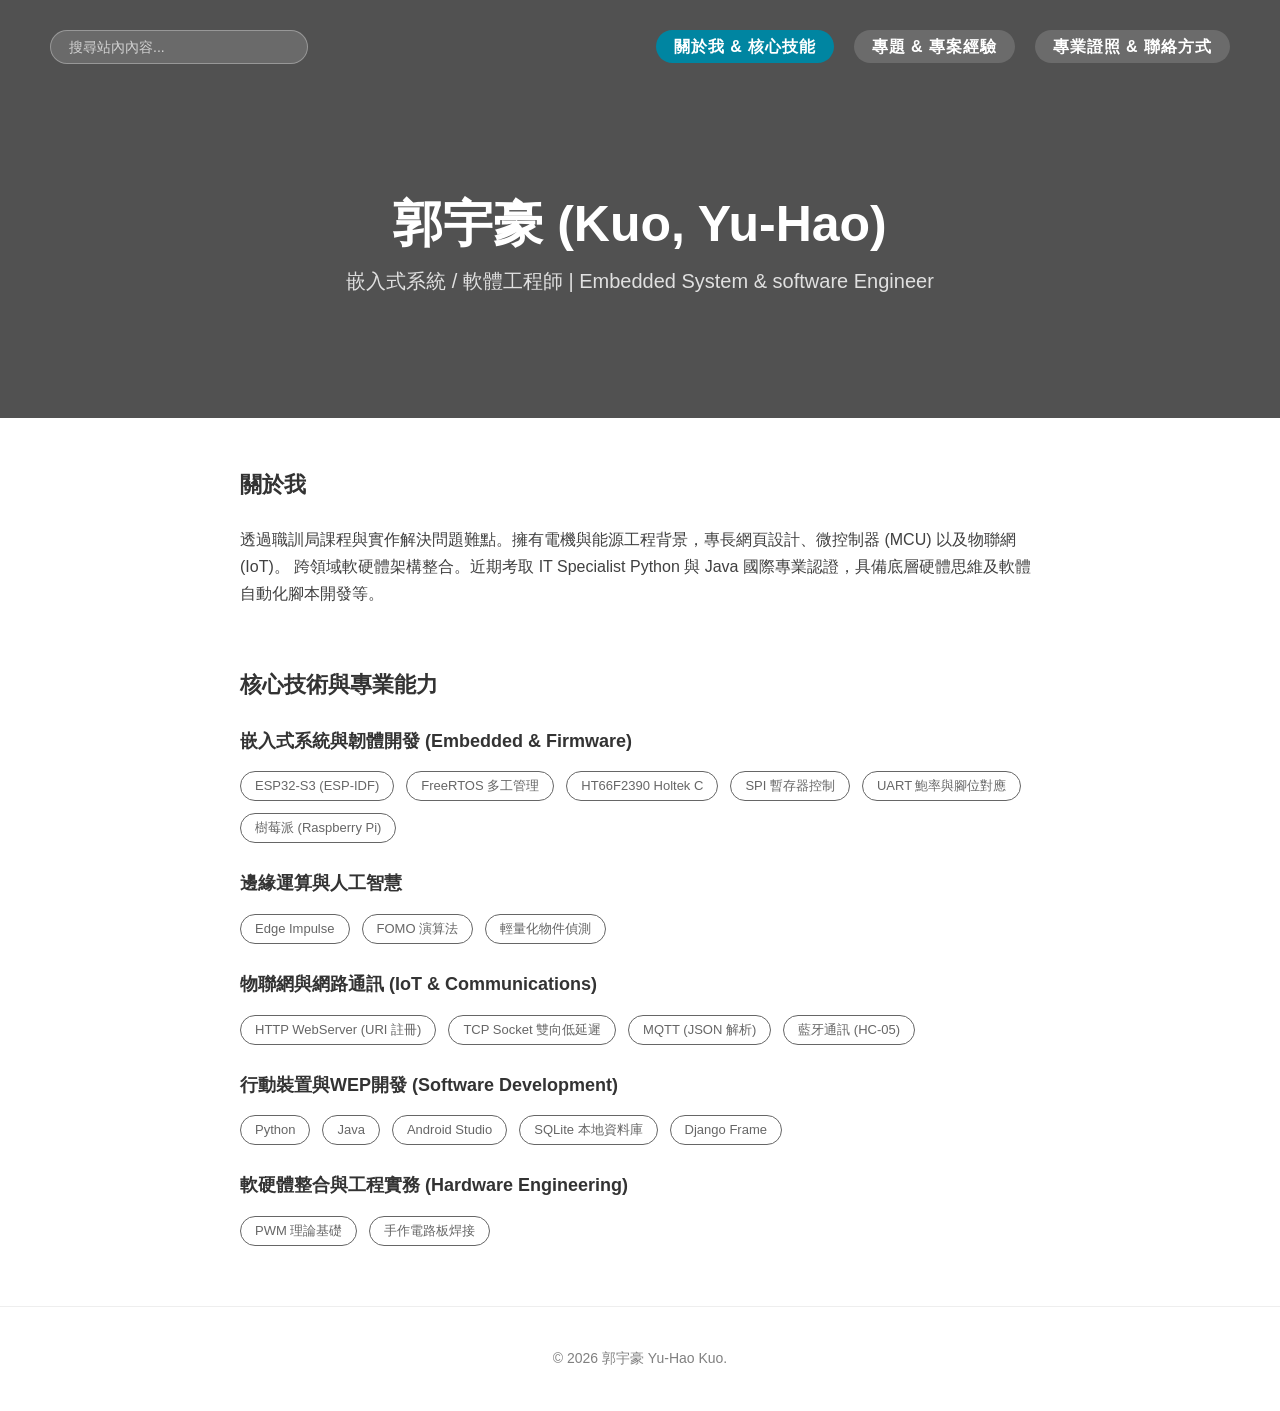
<file: index.html>
<!DOCTYPE html>
<html lang="zh-TW">

<head>
    <meta charset="UTF-8">
    <meta name="viewport" content="width=device-width, initial-scale=1.0">
    <title>郭宇豪 | 個人主頁 & 核心技能</title>
    <link rel="stylesheet" href="style.css">
</head>

<body>

    <!-- 滿版背景頁首 -->
    <header class="intro-header"
        style="background-image: url('https://r2.chiikawa-wallpaper.com/wallpaper/desktop/20260512/7f25e2cff0799959fcc2f2abbaaaff89_thumb_w1920.webp')">
        <div class="overlay"></div>

        <!-- Navigation Bar -->
        <nav class="top-nav">
            <div class="search-container">
                <input type="text" id="searchInput" placeholder="搜尋站內內容...">
            </div>
            <div class="nav-links">
                <a href="index.html" class="active">關於我 & 核心技能</a>
                <a href="projects.html">專題 & 專案經驗</a>
                <a href="certs.html">專業證照 & 聯絡方式</a>
            </div>
        </nav>

        <div class="header-content">
            <h1>郭宇豪 (Kuo, Yu-Hao)</h1>
            <h2>嵌入式系統 / 軟體工程師 | Embedded System & software Engineer</h2>
        </div>
    </header>

    <div class="container">
        <!-- About Me -->
        <section class="searchable-item">
            <h3>關於我</h3>
            <p>
                透過職訓局課程與實作解決問題難點。擁有電機與能源工程背景，專長網頁設計、微控制器 (MCU) 以及物聯網 (IoT)。
                跨領域軟硬體架構整合。近期考取 IT Specialist Python 與 Java 國際專業認證，具備底層硬體思維及軟體自動化腳本開發等。
            </p>
        </section>

        <!-- Professional Skills -->
        <section class="searchable-item">
            <h3>核心技術與專業能力</h3>

            <div class="skill-category searchable-item">
                <h4>嵌入式系統與韌體開發 (Embedded & Firmware)</h4>
                <div class="tags">
                    <span class="tag">ESP32-S3 (ESP-IDF)</span>
                    <span class="tag">FreeRTOS 多工管理</span>
                    <span class="tag">HT66F2390 Holtek C</span>
                    <span class="tag">SPI 暫存器控制</span>
                    <span class="tag">UART 鮑率與腳位對應</span>
                    <span class="tag">樹莓派 (Raspberry Pi)</span>
                </div>
            </div>

            <div class="skill-category searchable-item">
                <h4>邊緣運算與人工智慧</h4>
                <div class="tags">
                    <span class="tag">Edge Impulse</span>
                    <span class="tag">FOMO 演算法</span>
                    <span class="tag">輕量化物件偵測</span>
                </div>
            </div>

            <div class="skill-category searchable-item">
                <h4>物聯網與網路通訊 (IoT & Communications)</h4>
                <div class="tags">
                    <span class="tag">HTTP WebServer (URI 註冊)</span>
                    <span class="tag">TCP Socket 雙向低延遲</span>
                    <span class="tag">MQTT (JSON 解析)</span>
                    <span class="tag">藍牙通訊 (HC-05)</span>
                </div>
            </div>

            <div class="skill-category searchable-item">
                <h4>行動裝置與WEP開發 (Software Development)</h4>
                <div class="tags">
                    <span class="tag">Python</span>
                    <span class="tag">Java</span>
                    <span class="tag">Android Studio</span>
                    <span class="tag">SQLite 本地資料庫</span>
                    <span class="tag">Django Frame</span>
                </div>
            </div>

            <div class="skill-category searchable-item">
                <h4>軟硬體整合與工程實務 (Hardware Engineering)</h4>
                <div class="tags">
                    <span class="tag">PWM 理論基礎</span>
                    <span class="tag">手作電路板焊接</span>
                </div>
            </div>
        </section>
    </div>

    <footer>
        <p>&copy; 2026 郭宇豪 Yu-Hao Kuo.</p>
    </footer>

    <script src="search.js" defer></script>
</body>

</html>
</file>
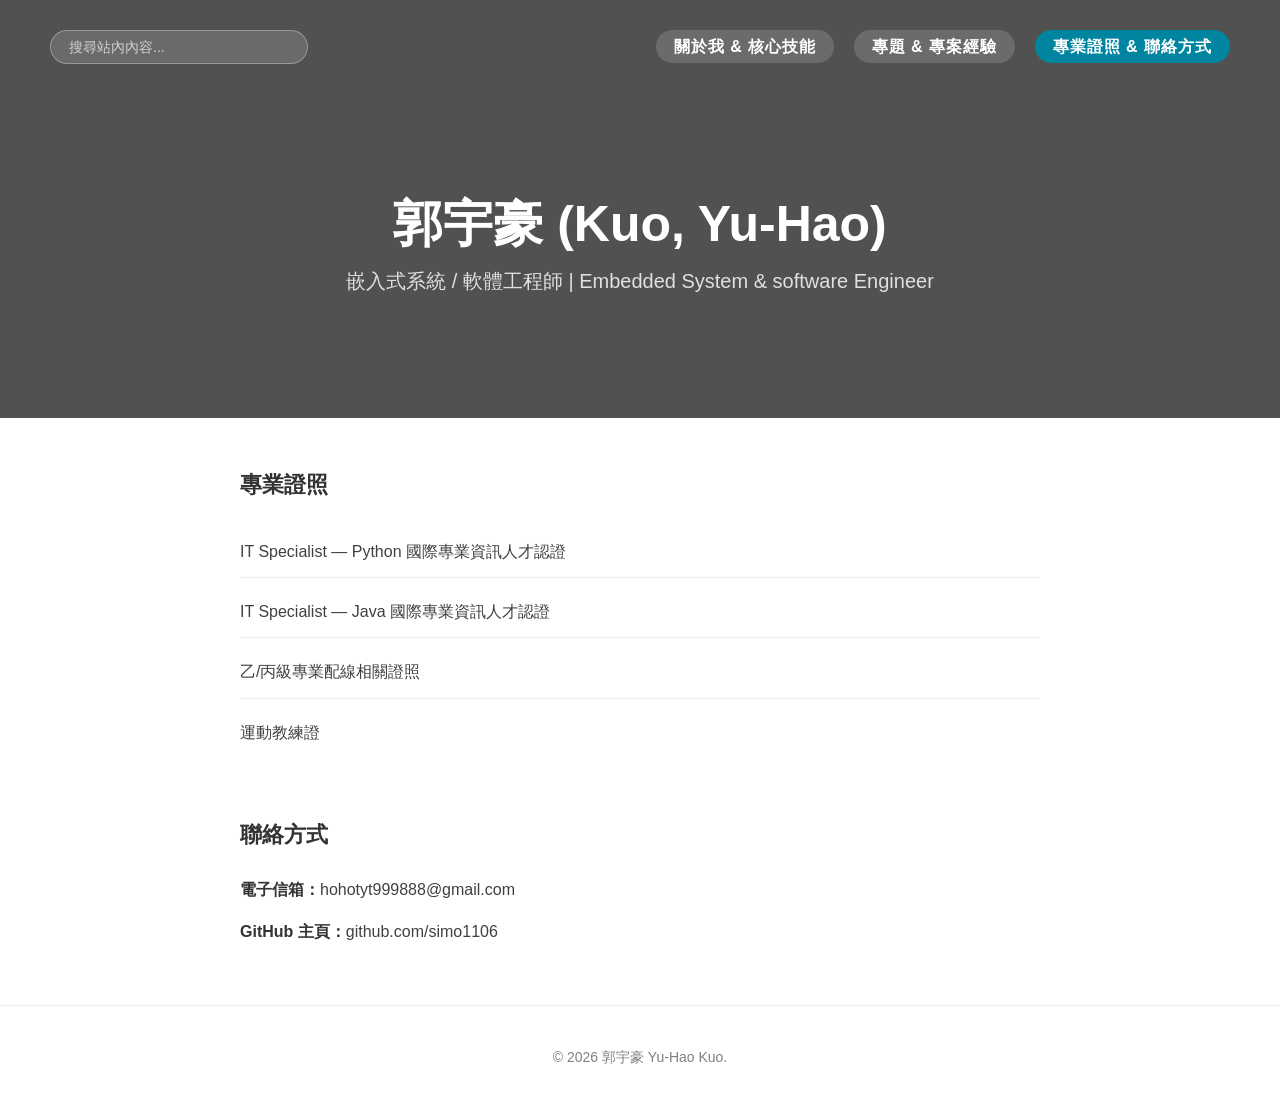
<file: certs.html>
<!DOCTYPE html>
<html lang="zh-TW">

<head>
    <meta charset="UTF-8">
    <meta name="viewport" content="width=device-width, initial-scale=1.0">
    <title>郭宇豪 | 專業證照 & 聯絡方式</title>
    <link rel="stylesheet" href="style.css">
</head>

<body>

    <!-- 滿版背景頁首 -->
    <header class="intro-header"
        style="background-image: url('https://r2.chiikawa-wallpaper.com/wallpaper/desktop/20260512/7f25e2cff0799959fcc2f2abbaaaff89_thumb_w1920.webp')">
        <div class="overlay"></div>

        <!-- Navigation Bar -->
        <nav class="top-nav">
            <div class="search-container">
                <input type="text" id="searchInput" placeholder="搜尋站內內容...">
            </div>
            <div class="nav-links">
                <a href="index.html">關於我 & 核心技能</a>
                <a href="projects.html">專題 & 專案經驗</a>
                <a href="certs.html" class="active">專業證照 & 聯絡方式</a>
            </div>
        </nav>

        <div class="header-content">
            <h1>郭宇豪 (Kuo, Yu-Hao)</h1>
            <h2>嵌入式系統 / 軟體工程師 | Embedded System & software Engineer</h2>
        </div>
    </header>

    <div class="container">
        <!-- Certifications -->
        <section class="searchable-item">
            <h3>專業證照</h3>
            <ul class="cert-list">
                <li>IT Specialist — Python 國際專業資訊人才認證</li>
                <li>IT Specialist — Java 國際專業資訊人才認證</li>
                <li>乙/丙級專業配線相關證照</li>
                <li>運動教練證</li>
            </ul>
        </section>

        <!-- Contact Info -->
        <section class="searchable-item">
            <h3>聯絡方式</h3>
            <div class="contact-grid">
                <div class="contact-item"><strong>電子信箱：</strong>hohotyt999888@gmail.com</div>
                <div class="contact-item"><strong>GitHub 主頁：</strong>github.com/simo1106</div>
            </div>
        </section>
    </div>

    <footer>
        <p>&copy; 2026 郭宇豪 Yu-Hao Kuo.</p>
    </footer>

    <script src="search.js" defer></script>
</body>

</html>
</file>
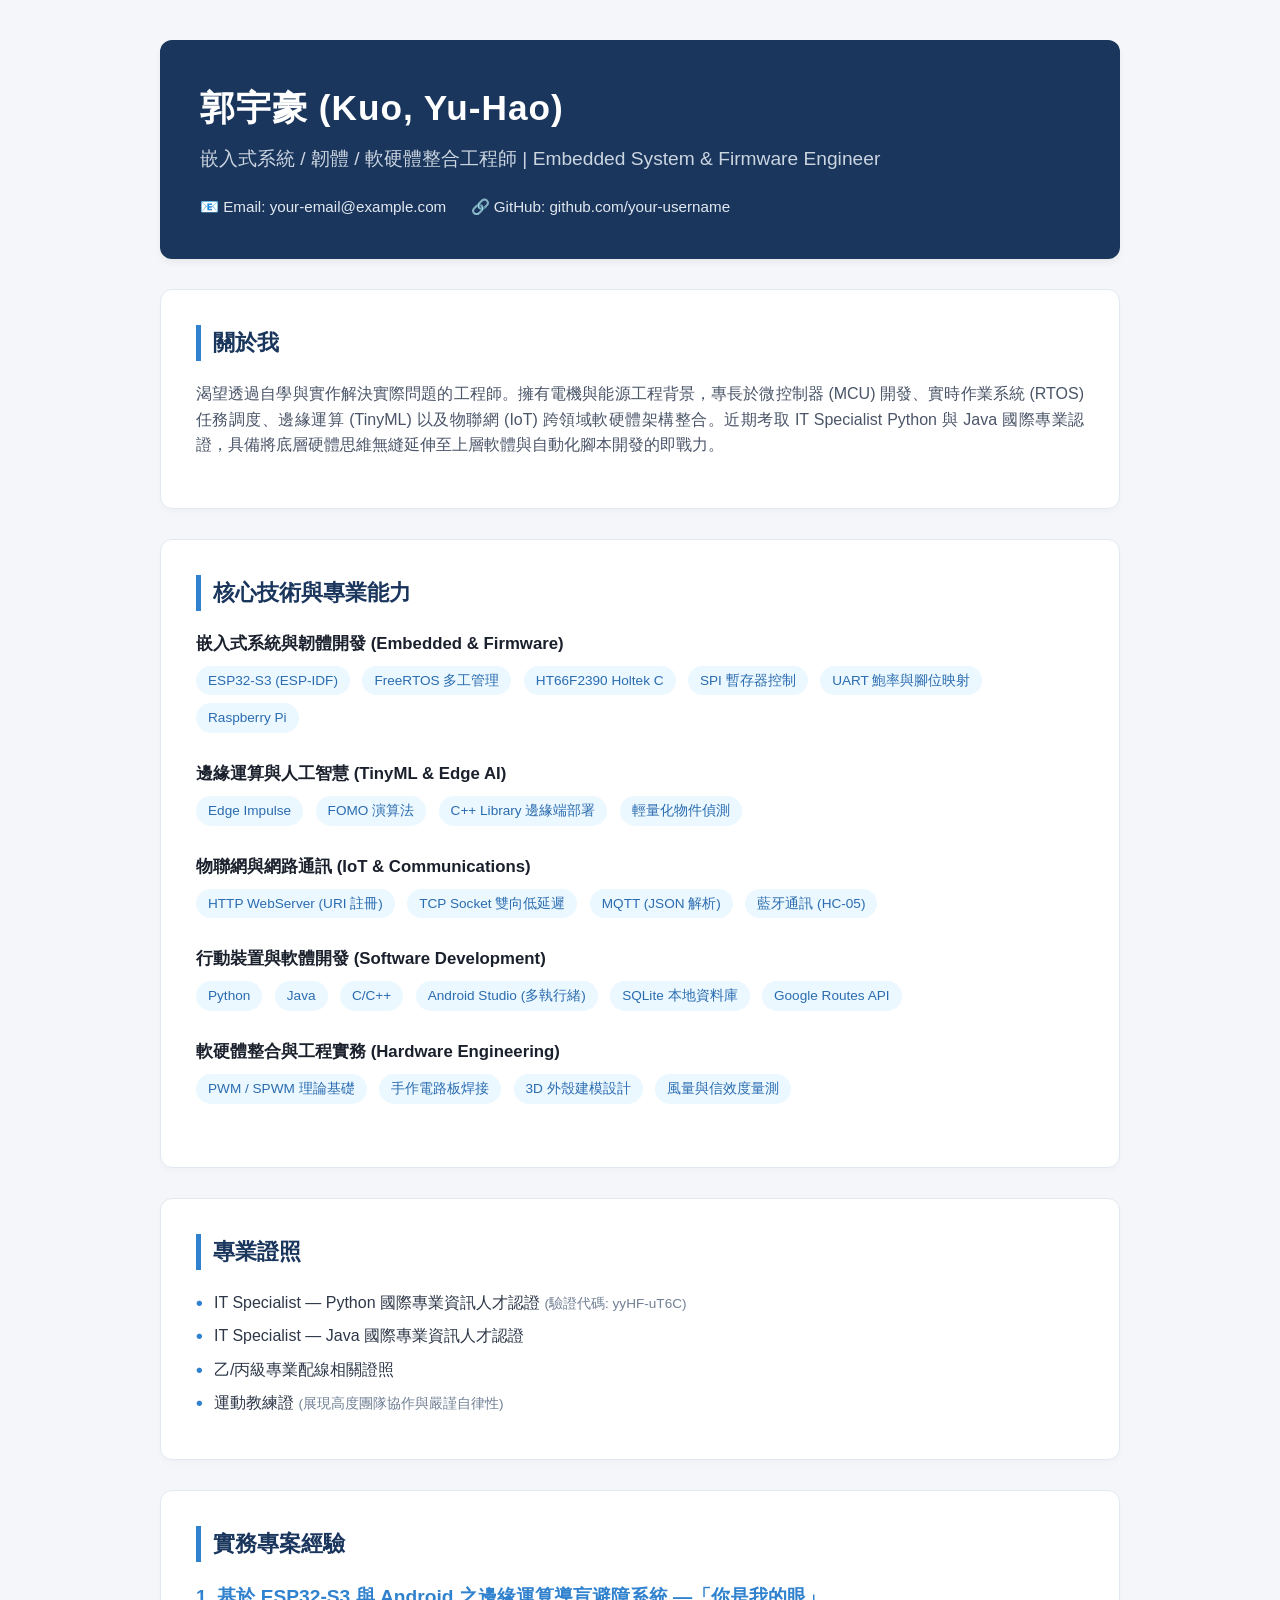
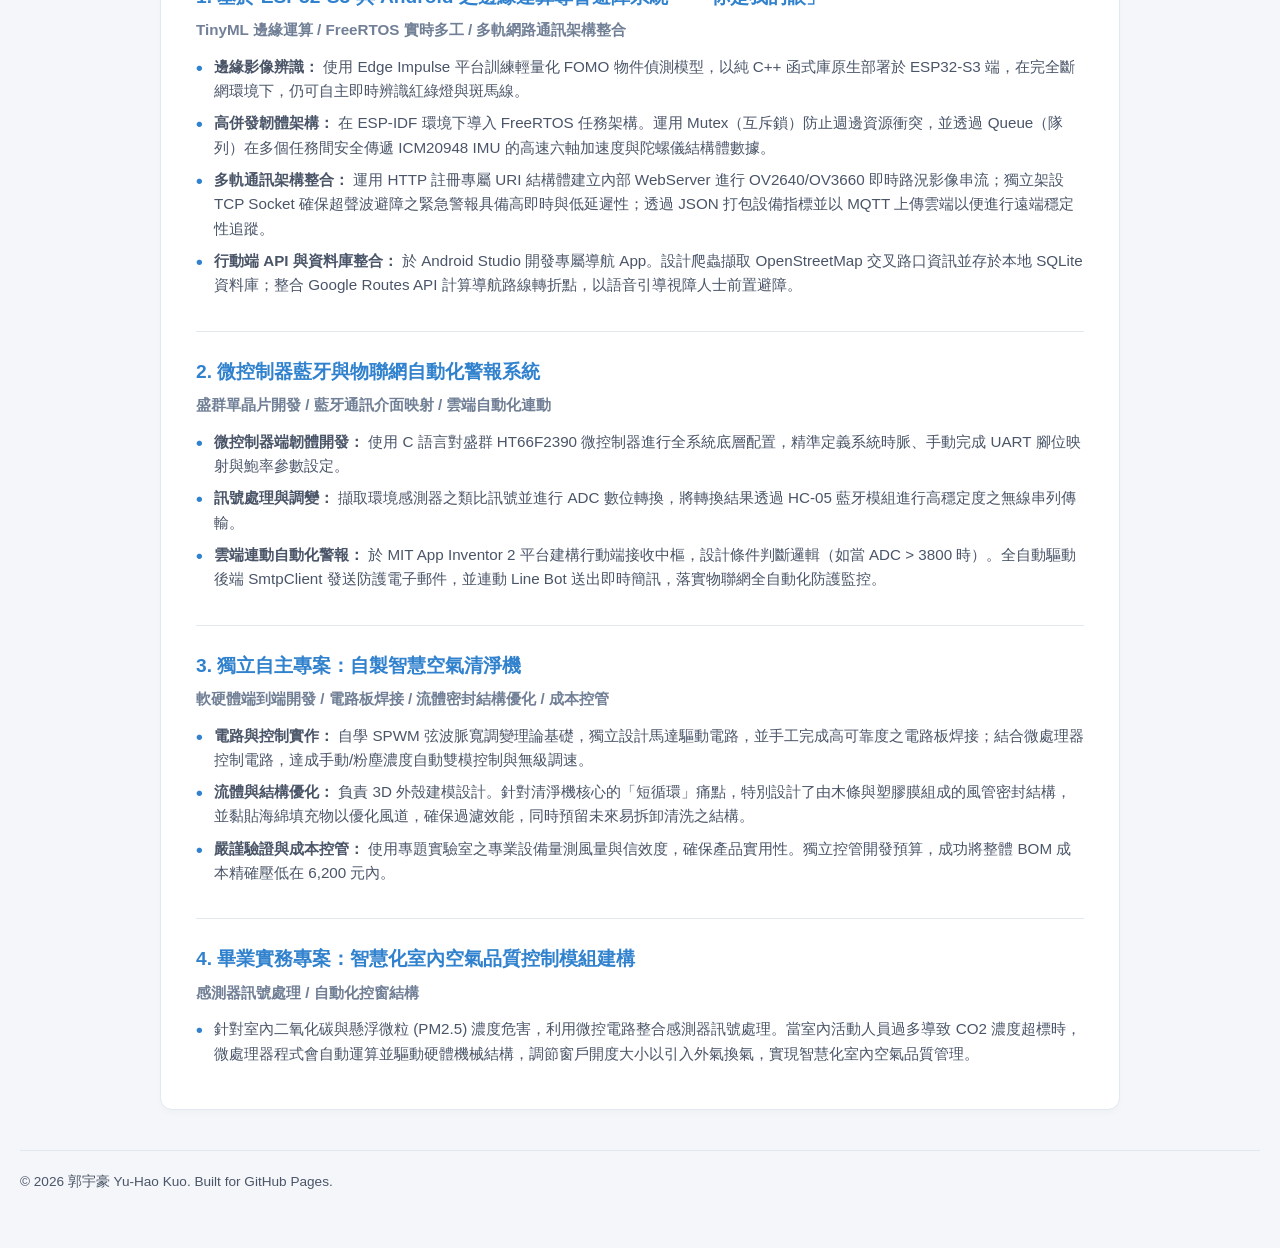
<file: index_github.html>
<!DOCTYPE html>
<html lang="zh-TW">

<head>
    <meta charset="UTF-8">
    <meta name="viewport" content="width=device-width, initial-scale=1.0">
    <title>郭宇豪 | 嵌入式 | 軟體工程師 </title>
    <style>
        :root {
            --bg-color: #f4f6f9;
            --text-color: #2c3e50;
            --primary-color: #1a365d;
            --accent-color: #3182ce;
            --card-bg: #ffffff;
            --border-color: #e2e8f0;
            --tag-bg: #ebf8ff;
            --tag-text: #2b6cb0;
        }

        * {
            box-sizing: border-box;
            margin: 0;
            padding: 0;
        }

        body {
            font-family: -apple-system, BlinkMacSystemFont, "Segoe UI", Roboto, "Helvetica Neue", Arial, "Noto Sans TC", sans-serif;
            background-color: var(--bg-color);
            color: var(--text-color);
            line-height: 1.6;
            padding: 40px 20px;
        }

        .container {
            max-width: 960px;
            margin: 0 auto;
        }

        /* Header Style */
        header {
            background-color: var(--primary-color);
            color: #ffffff;
            padding: 40px;
            border-radius: 12px;
            margin-bottom: 30px;
            box-shadow: 0 4px 6px rgba(0, 0, 0, 0.05);
        }

        header h1 {
            font-size: 2.2rem;
            margin-bottom: 8px;
            letter-spacing: 1px;
        }

        header h2 {
            font-size: 1.2rem;
            color: #cbd5e0;
            font-weight: 400;
            margin-bottom: 20px;
        }

        .contact-info {
            display: block;
            font-size: 0.95rem;
            color: #e2e8f0;
        }

        .contact-info span {
            margin-right: 20px;
        }

        /* Section Style */
        section {
            background-color: var(--card-bg);
            padding: 35px;
            border-radius: 12px;
            margin-bottom: 30px;
            box-shadow: 0 4px 6px rgba(0, 0, 0, 0.02);
            border: 1px solid var(--border-color);
        }

        section h3 {
            font-size: 1.4rem;
            color: var(--primary-color);
            margin-bottom: 20px;
            border-left: 5px solid var(--accent-color);
            padding-left: 12px;
        }

        p {
            margin-bottom: 15px;
            color: #4a5568;
            text-align: justify;
        }

        /* Grid Layout for Skills */
        .skills-grid {
            display: block;
        }

        .skill-category {
            margin-bottom: 20px;
        }

        .skill-category h4 {
            font-size: 1.05rem;
            color: #1a202c;
            margin-bottom: 8px;
        }

        .tags {
            margin-bottom: 15px;
        }

        .tag {
            display: inline-block;
            background-color: var(--tag-bg);
            color: var(--tag-text);
            padding: 4px 12px;
            border-radius: 20px;
            font-size: 0.85rem;
            font-weight: 500;
            margin-right: 8px;
            margin-bottom: 8px;
        }

        /* Project Cards */
        .project-card {
            border-bottom: 1px solid var(--border-color);
            padding-bottom: 25px;
            margin-bottom: 25px;
        }

        .project-card:last-child {
            border-bottom: none;
            padding-bottom: 0;
            margin-bottom: 0;
        }

        .project-title {
            font-size: 1.2rem;
            color: var(--accent-color);
            font-weight: 600;
            margin-bottom: 6px;
        }

        .project-subtitle {
            font-size: 0.95rem;
            font-weight: bold;
            color: #718096;
            margin-bottom: 12px;
        }

        ul {
            list-style-type: none;
            padding-left: 0;
        }

        li {
            position: relative;
            padding-left: 18px;
            margin-bottom: 8px;
            color: #4a5568;
            font-size: 0.95rem;
        }

        li::before {
            content: "•";
            color: var(--accent-color);
            font-weight: bold;
            font-size: 1.2rem;
            position: absolute;
            left: 0;
            top: -2px;
        }

        /* Certifications List */
        .cert-list li {
            font-size: 1rem;
            font-weight: 500;
            color: #2d3748;
        }

        .cert-list span {
            font-size: 0.85rem;
            color: #718096;
            font-weight: normal;
        }

        footer {
            text-align: center;
            font-size: 0.85rem;
            color: #a0aec0;
            margin-top: 40px;
            padding-top: 20px;
            border-top: 1px solid var(--border-color);
        }
    </style>
</head>

<body>

    <div class="container">

        <!-- Header Section -->
        <header>
            <h1>郭宇豪 (Kuo, Yu-Hao)</h1>
            <h2>嵌入式系統 / 韌體 / 軟硬體整合工程師 | Embedded System & Firmware Engineer</h2>
            <div class="contact-info">
                <span>📧 Email: your-email@example.com</span>
                <span>🔗 GitHub: github.com/your-username</span>
            </div>
        </header>

        <!-- About Me -->
        <section>
            <h3>關於我</h3>
            <p>
                渴望透過自學與實作解決實際問題的工程師。擁有電機與能源工程背景，專長於微控制器 (MCU) 開發、實時作業系統 (RTOS) 任務調度、邊緣運算 (TinyML) 以及物聯網 (IoT)
                跨領域軟硬體架構整合。近期考取 IT Specialist Python 與 Java 國際專業認證，具備將底層硬體思維無縫延伸至上層軟體與自動化腳本開發的即戰力。
            </p>
        </section>

        <!-- Professional Skills -->
        <section>
            <h3>核心技術與專業能力</h3>

            <div class="skills-grid">
                <div class="skill-category">
                    <h4>嵌入式系統與韌體開發 (Embedded & Firmware)</h4>
                    <div class="tags">
                        <span class="tag">ESP32-S3 (ESP-IDF)</span>
                        <span class="tag">FreeRTOS 多工管理</span>
                        <span class="tag">HT66F2390 Holtek C</span>
                        <span class="tag">SPI 暫存器控制</span>
                        <span class="tag">UART 鮑率與腳位映射</span>
                        <span class="tag">Raspberry Pi</span>
                    </div>
                </div>

                <div class="skill-category">
                    <h4>邊緣運算與人工智慧 (TinyML & Edge AI)</h4>
                    <div class="tags">
                        <span class="tag">Edge Impulse</span>
                        <span class="tag">FOMO 演算法</span>
                        <span class="tag">C++ Library 邊緣端部署</span>
                        <span class="tag">輕量化物件偵測</span>
                    </div>
                </div>

                <div class="skill-category">
                    <h4>物聯網與網路通訊 (IoT & Communications)</h4>
                    <div class="tags">
                        <span class="tag">HTTP WebServer (URI 註冊)</span>
                        <span class="tag">TCP Socket 雙向低延遲</span>
                        <span class="tag">MQTT (JSON 解析)</span>
                        <span class="tag">藍牙通訊 (HC-05)</span>
                    </div>
                </div>

                <div class="skill-category">
                    <h4>行動裝置與軟體開發 (Software Development)</h4>
                    <div class="tags">
                        <span class="tag">Python</span>
                        <span class="tag">Java</span>
                        <span class="tag">C/C++</span>
                        <span class="tag">Android Studio (多執行緒)</span>
                        <span class="tag">SQLite 本地資料庫</span>
                        <span class="tag">Google Routes API</span>
                    </div>
                </div>

                <div class="skill-category">
                    <h4>軟硬體整合與工程實務 (Hardware Engineering)</h4>
                    <div class="tags">
                        <span class="tag">PWM / SPWM 理論基礎</span>
                        <span class="tag">手作電路板焊接</span>
                        <span class="tag">3D 外殼建模設計</span>
                        <span class="tag">風量與信效度量測</span>
                    </div>
                </div>
            </div>
        </section>

        <!-- Certifications -->
        <section>
            <h3>專業證照</h3>
            <ul class="cert-list">
                <li>IT Specialist — Python 國際專業資訊人才認證 <span>(驗證代碼: yyHF-uT6C)</span></li>
                <li>IT Specialist — Java 國際專業資訊人才認證</li>
                <li>乙/丙級專業配線相關證照</li>
                <li>運動教練證 <span>(展現高度團隊協作與嚴謹自律性)</span></li>
            </ul>
        </section>

        <!-- Featured Projects -->
        <section>
            <h3>實務專案經驗</h3>

            <!-- Project 1 -->
            <div class="project-card">
                <div class="project-title">1. 基於 ESP32-S3 與 Android 之邊緣運算導盲避障系統 —「你是我的眼」</div>
                <div class="project-subtitle">TinyML 邊緣運算 / FreeRTOS 實時多工 / 多軌網路通訊架構整合</div>
                <ul>
                    <li><strong>邊緣影像辨識：</strong> 使用 Edge Impulse 平台訓練輕量化 FOMO 物件偵測模型，以純 C++ 函式庫原生部署於 ESP32-S3
                        端，在完全斷網環境下，仍可自主即時辨識紅綠燈與斑馬線。</li>
                    <li><strong>高併發韌體架構：</strong> 在 ESP-IDF 環境下導入 FreeRTOS 任務架構。運用 Mutex（互斥鎖）防止週邊資源衝突，並透過
                        Queue（隊列）在多個任務間安全傳遞 ICM20948 IMU 的高速六軸加速度與陀螺儀結構體數據。</li>
                    <li><strong>多軌通訊架構整合：</strong> 運用 HTTP 註冊專屬 URI 結構體建立內部 WebServer 進行 OV2640/OV3660 即時路況影像串流；獨立架設 TCP
                        Socket 確保超聲波避障之緊急警報具備高即時與低延遲性；透過 JSON 打包設備指標並以 MQTT 上傳雲端以便進行遠端穩定性追蹤。</li>
                    <li><strong>行動端 API 與資料庫整合：</strong> 於 Android Studio 開發專屬導航 App。設計爬蟲擷取 OpenStreetMap 交叉路口資訊並存於本地
                        SQLite 資料庫；整合 Google Routes API 計算導航路線轉折點，以語音引導視障人士前置避障。</li>
                </ul>
            </div>

            <!-- Project 2 -->
            <div class="project-card">
                <div class="project-title">2. 微控制器藍牙與物聯網自動化警報系統</div>
                <div class="project-subtitle">盛群單晶片開發 / 藍牙通訊介面映射 / 雲端自動化連動</div>
                <ul>
                    <li><strong>微控制器端韌體開發：</strong> 使用 C 語言對盛群 HT66F2390 微控制器進行全系統底層配置，精準定義系統時脈、手動完成 UART 腳位映射與鮑率參數設定。
                    </li>
                    <li><strong>訊號處理與調變：</strong> 擷取環境感測器之類比訊號並進行 ADC 數位轉換，將轉換結果透過 HC-05 藍牙模組進行高穩定度之無線串列傳輸。</li>
                    <li><strong>雲端連動自動化警報：</strong> 於 MIT App Inventor 2 平台建構行動端接收中樞，設計條件判斷邏輯（如當 ADC > 3800 時）。全自動驅動後端
                        SmtpClient 發送防護電子郵件，並連動 Line Bot 送出即時簡訊，落實物聯網全自動化防護監控。</li>
                </ul>
            </div>

            <!-- Project 3 -->
            <div class="project-card">
                <div class="project-title">3. 獨立自主專案：自製智慧空氣清淨機</div>
                <div class="project-subtitle">軟硬體端到端開發 / 電路板焊接 / 流體密封結構優化 / 成本控管</div>
                <ul>
                    <li><strong>電路與控制實作：</strong> 自學 SPWM
                        弦波脈寬調變理論基礎，獨立設計馬達驅動電路，並手工完成高可靠度之電路板焊接；結合微處理器控制電路，達成手動/粉塵濃度自動雙模控制與無級調速。</li>
                    <li><strong>流體與結構優化：</strong> 負責 3D
                        外殼建模設計。針對清淨機核心的「短循環」痛點，特別設計了由木條與塑膠膜組成的風管密封結構，並黏貼海綿填充物以優化風道，確保過濾效能，同時預留未來易拆卸清洗之結構。</li>
                    <li><strong>嚴謹驗證與成本控管：</strong> 使用專題實驗室之專業設備量測風量與信效度，確保產品實用性。獨立控管開發預算，成功將整體 BOM 成本精確壓低在 6,200 元內。
                    </li>
                </ul>
            </div>

            <!-- Project 4 -->
            <div class="project-card">
                <div class="project-title">4. 畢業實務專案：智慧化室內空氣品質控制模組建構</div>
                <div class="project-subtitle">感測器訊號處理 / 自動化控窗結構</div>
                <ul>
                    <li>針對室內二氧化碳與懸浮微粒 (PM2.5) 濃度危害，利用微控電路整合感測器訊號處理。當室內活動人員過多導致 CO2
                        濃度超標時，微處理器程式會自動運算並驅動硬體機械結構，調節窗戶開度大小以引入外氣換氣，實現智慧化室內空氣品質管理。</li>
                </ul>
            </div>
        </section>

    </div>

    <footer>
        <p>&copy; 2026 郭宇豪 Yu-Hao Kuo. Built for GitHub Pages.</p>
    </footer>

</body>

</html>
</file>
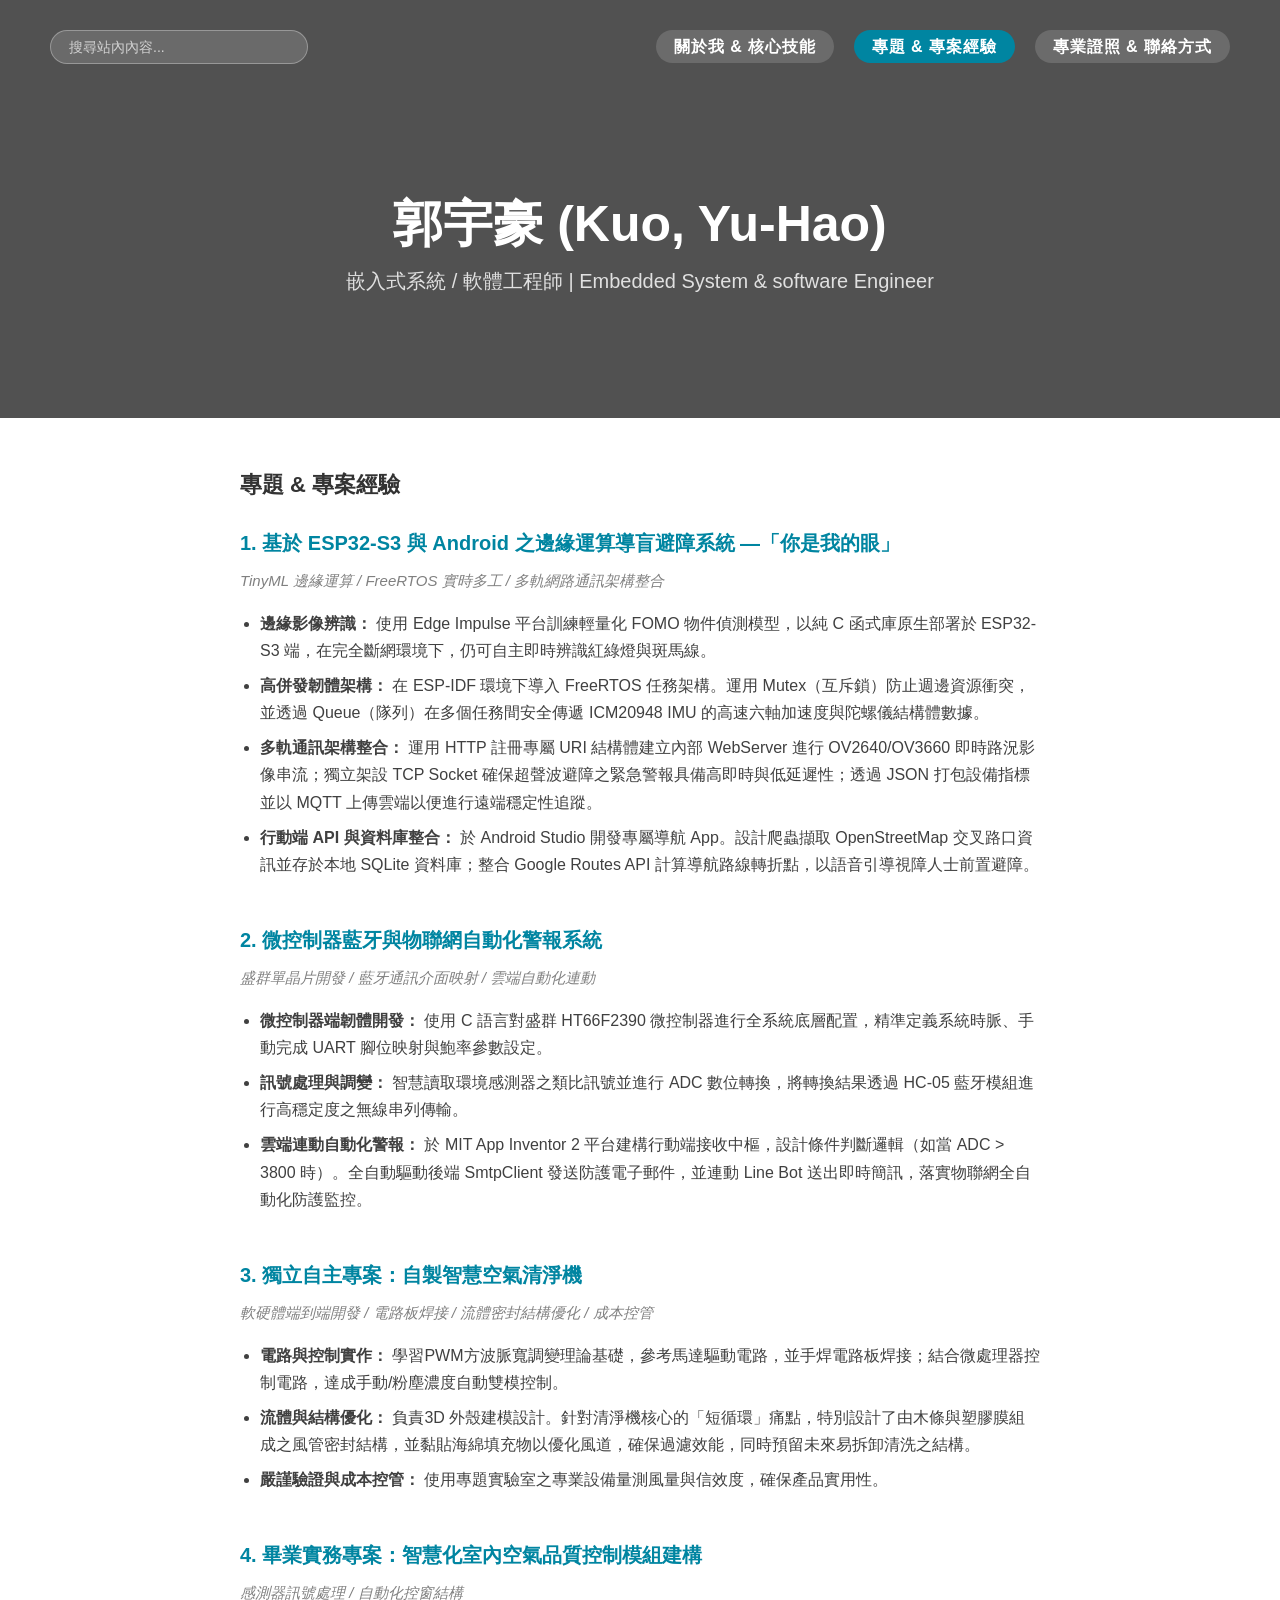
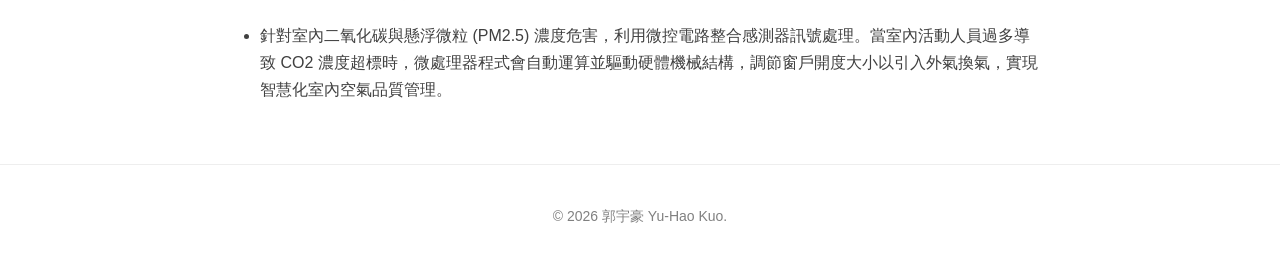
<file: projects.html>
<!DOCTYPE html>
<html lang="zh-TW">

<head>
    <meta charset="UTF-8">
    <meta name="viewport" content="width=device-width, initial-scale=1.0">
    <title>郭宇豪 | 實務專案經驗</title>
    <link rel="stylesheet" href="style.css">
</head>

<body>

    <!-- 滿版背景頁首 -->
    <header class="intro-header"
        style="background-image: url('https://r2.chiikawa-wallpaper.com/wallpaper/desktop/20260512/7f25e2cff0799959fcc2f2abbaaaff89_thumb_w1920.webp')">
        <div class="overlay"></div>

        <!-- Navigation Bar -->
        <nav class="top-nav">
            <div class="search-container">
                <input type="text" id="searchInput" placeholder="搜尋站內內容...">
            </div>
            <div class="nav-links">
                <a href="index.html">關於我 & 核心技能</a>
                <a href="projects.html" class="active">專題 & 專案經驗</a>
                <a href="certs.html">專業證照 & 聯絡方式</a>
            </div>
        </nav>

        <div class="header-content">
            <h1>郭宇豪 (Kuo, Yu-Hao)</h1>
            <h2>嵌入式系統 / 軟體工程師 | Embedded System & software Engineer</h2>
        </div>
    </header>

    <div class="container">
        <!-- Featured Projects -->
        <section>
            <h3>專題 & 專案經驗</h3>

            <!-- Project 1 -->
            <div class="project-card searchable-item">
                <div class="project-title">1. 基於 ESP32-S3 與 Android 之邊緣運算導盲避障系統 —「你是我的眼」</div>
                <div class="project-subtitle">TinyML 邊緣運算 / FreeRTOS 實時多工 / 多軌網路通訊架構整合</div>
                <ul>
                    <li><strong>邊緣影像辨識：</strong> 使用 Edge Impulse 平台訓練輕量化 FOMO 物件偵測模型，以純 C 函式庫原生部署於 ESP32-S3
                        端，在完全斷網環境下，仍可自主即時辨識紅綠燈與斑馬線。</li>
                    <li><strong>高併發韌體架構：</strong> 在 ESP-IDF 環境下導入 FreeRTOS 任務架構。運用 Mutex（互斥鎖）防止週邊資源衝突，並透過
                        Queue（隊列）在多個任務間安全傳遞 ICM20948 IMU 的高速六軸加速度與陀螺儀結構體數據。</li>
                    <li><strong>多軌通訊架構整合：</strong> 運用 HTTP 註冊專屬 URI 結構體建立內部 WebServer 進行 OV2640/OV3660 即時路況影像串流；獨立架設
                        TCP
                        Socket 確保超聲波避障之緊急警報具備高即時與低延遲性；透過 JSON 打包設備指標並以 MQTT 上傳雲端以便進行遠端穩定性追蹤。</li>
                    <li><strong>行動端 API 與資料庫整合：</strong> 於 Android Studio 開發專屬導航 App。設計爬蟲擷取 OpenStreetMap
                        交叉路口資訊並存於本地
                        SQLite 資料庫；整合 Google Routes API 計算導航路線轉折點，以語音引導視障人士前置避障。</li>
                </ul>
            </div>

            <!-- Project 2 -->
            <div class="project-card searchable-item">
                <div class="project-title">2. 微控制器藍牙與物聯網自動化警報系統</div>
                <div class="project-subtitle">盛群單晶片開發 / 藍牙通訊介面映射 / 雲端自動化連動</div>
                <ul>
                    <li><strong>微控制器端韌體開發：</strong> 使用 C 語言對盛群 HT66F2390 微控制器進行全系統底層配置，精準定義系統時脈、手動完成 UART
                        腳位映射與鮑率參數設定。
                    </li>
                    <li><strong>訊號處理與調變：</strong> 智慧讀取環境感測器之類比訊號並進行 ADC 數位轉換，將轉換結果透過 HC-05 藍牙模組進行高穩定度之無線串列傳輸。</li>
                    <li><strong>雲端連動自動化警報：</strong> 於 MIT App Inventor 2 平台建構行動端接收中樞，設計條件判斷邏輯（如當 ADC > 3800
                        時）。全自動驅動後端
                        SmtpClient 發送防護電子郵件，並連動 Line Bot 送出即時簡訊，落實物聯網全自動化防護監控。</li>
                </ul>
            </div>

            <!-- Project 3 -->
            <div class="project-card searchable-item">
                <div class="project-title">3. 獨立自主專案：自製智慧空氣清淨機</div>
                <div class="project-subtitle">軟硬體端到端開發 / 電路板焊接 / 流體密封結構優化 / 成本控管</div>
                <ul>
                    <li><strong>電路與控制實作：</strong> 學習PWM方波脈寬調變理論基礎，參考馬達驅動電路，並手焊電路板焊接；結合微處理器控制電路，達成手動/粉塵濃度自動雙模控制。</li>
                    <li><strong>流體與結構優化：</strong> 負責3D
                        外殼建模設計。針對清淨機核心的「短循環」痛點，特別設計了由木條與塑膠膜組成之風管密封結構，並黏貼海綿填充物以優化風道，確保過濾效能，同時預留未來易拆卸清洗之結構。</li>
                    <li><strong>嚴謹驗證與成本控管：</strong> 使用專題實驗室之專業設備量測風量與信效度，確保產品實用性。
                    </li>
                </ul>
            </div>

            <!-- Project 4 -->
            <div class="project-card searchable-item">
                <div class="project-title">4. 畢業實務專案：智慧化室內空氣品質控制模組建構</div>
                <div class="project-subtitle">感測器訊號處理 / 自動化控窗結構</div>
                <ul>
                    <li>針對室內二氧化碳與懸浮微粒 (PM2.5) 濃度危害，利用微控電路整合感測器訊號處理。當室內活動人員過多導致 CO2
                        濃度超標時，微處理器程式會自動運算並驅動硬體機械結構，調節窗戶開度大小以引入外氣換氣，實現智慧化室內空氣品質管理。</li>
                </ul>
            </div>
        </section>

    </div>

    <footer>
        <p>&copy; 2026 郭宇豪 Yu-Hao Kuo.</p>
    </footer>

    <script src="search.js" defer></script>
</body>

</html>
</file>
<file: style.css>
/* ==========================================================================
   全域設定 (Global)
   ========================================================================== */
body {
    margin: 0;
    padding: 0;
    font-family: -apple-system, BlinkMacSystemFont, "Segoe UI", Roboto, "Helvetica Neue", Arial, "PingFang SC", "Microsoft YaHei", sans-serif;
    color: #404040;
    background-color: #ffffff;
    line-height: 1.7;
    -webkit-font-smoothing: antialiased;
}

/* ==========================================================================
   容器設定 (Container)
   ========================================================================== */
.container {
    max-width: 800px;
    margin: 0 auto;
    padding: 0 20px;
}

/* ==========================================================================
   滿版頁首 (Intro Header)
   ========================================================================== */
.intro-header {
    position: relative;
    background: no-repeat center center;
    background-color: #808080;
    background-size: cover;
    margin-bottom: 50px;
}

.intro-header .overlay {
    position: absolute;
    top: 0;
    left: 0;
    height: 100%;
    width: 100%;
    background-color: #222222;
    opacity: 0.5;
    /* 半透明黑色遮罩 */
}

/* 導覽列 (Navbar) */
nav.top-nav {
    position: relative;
    z-index: 2;
    display: flex;
    justify-content: flex-end;
    align-items: center;
    padding: 30px 50px;
    justify-content: space-between;
}

.search-container {
    display: flex;
    align-items: center;
}

#searchInput {
    background-color: rgba(255, 255, 255, 0.15);
    border: 1px solid rgba(255, 255, 255, 0.3);
    border-radius: 25px;
    padding: 8px 18px;
    color: #ffffff;
    font-size: 14px;
    outline: none;
    transition: all 0.3s;
    width: 220px;
}

#searchInput::placeholder {
    color: rgba(255, 255, 255, 0.7);
}

#searchInput:focus {
    background-color: rgba(255, 255, 255, 0.25);
    border-color: #0085a1;
    width: 250px;
}

nav.top-nav a {
    text-decoration: none;
    color: #ffffff;
    background-color: rgba(255, 255, 255, 0.15);
    /* 新增半透明白色底色 */
    padding: 8px 18px;
    border-radius: 25px;
    font-size: 16px;
    font-weight: 700;
    letter-spacing: 1px;
    margin: 0 0 0 15px;
    transition: all 0.3s;
}

nav.top-nav a:hover,
nav.top-nav a.active {
    background-color: #0085a1;
    color: #ffffff;
}

/* 頁首內容 (Header Content) */
.header-content {
    position: relative;
    z-index: 2;
    text-align: center;
    padding: 100px 20px 120px;
}

.header-content h1 {
    font-size: 50px;
    font-weight: 800;
    color: #ffffff;
    margin: 0 0 10px 0;
    line-height: 1.2;
}

.header-content h2 {
    font-size: 20px;
    font-weight: 300;
    color: #e0e0e0;
    margin: 0;
}

/* ==========================================================================
   區塊 (Sections)
   ========================================================================== */
section {
    margin-bottom: 60px;
}

section h3 {
    font-size: 22px;
    font-weight: 700;
    color: #333333;
    margin-bottom: 25px;
    line-height: 1.5;
}

section p {
    font-size: 16px;
    margin-bottom: 20px;
}

ul {
    padding-left: 20px;
    margin-bottom: 20px;
}

ul li {
    font-size: 16px;
    margin-bottom: 8px;
}

/* ==========================================================================
   專案卡片 (Projects)
   ========================================================================== */
.project-card {
    margin-bottom: 45px;
}

.project-title {
    font-size: 20px;
    font-weight: 700;
    color: #0085a1;
    margin-bottom: 8px;
}

.project-subtitle {
    font-size: 15px;
    font-style: italic;
    color: #808080;
    margin-bottom: 15px;
}

/* ==========================================================================
   核心技術標籤 (Tags) 
   ========================================================================== */
.skill-category h4 {
    font-size: 18px;
    font-weight: 600;
    color: #333333;
    margin: 25px 0 15px;
}

.tags {
    display: flex;
    flex-wrap: wrap;
    gap: 12px;
}

.tag {
    display: inline-block;
    border: 1px solid #666666;
    border-radius: 999em;
    padding: 3px 14px;
    color: #666666;
    font-size: 13px;
    font-weight: 400;
    text-decoration: none;
    transition: all 0.3s ease-in-out;
    cursor: default;
}

.tag:hover {
    color: #ffffff;
    background-color: #0085a1;
    border-color: #0085a1;
}

/* ==========================================================================
   專業證照與聯絡方式 (Certs & Contact)
   ========================================================================== */
.cert-list {
    list-style: none;
    padding: 0;
}

.cert-list li {
    font-size: 16px;
    padding: 12px 0;
    border-bottom: 1px solid #eeeeee;
}

.cert-list li:last-child {
    border-bottom: none;
}

.contact-grid {
    display: flex;
    flex-direction: column;
    gap: 15px;
    margin-top: 20px;
}

.contact-item {
    font-size: 16px;
}

.contact-item strong {
    color: #333333;
}

/* ==========================================================================
   頁尾 (Footer)
   ========================================================================== */
footer {
    text-align: center;
    padding: 40px 0;
    margin-top: 60px;
    border-top: 1px solid #eeeeee;
}

footer p {
    color: #808080;
    font-size: 14px;
    margin: 0;
}

/* ==========================================================================
   響應式設計 (RWD 手機版)
   ========================================================================== */
@media screen and (max-width: 768px) {
    nav.top-nav {
        justify-content: center;
        flex-wrap: wrap;
        padding: 20px;
        flex-direction: column;
    }

    .search-container {
        margin-bottom: 15px;
        width: 100%;
    }

    #searchInput {
        width: 100%;
        box-sizing: border-box;
    }

    #searchInput:focus {
        width: 100%;
    }

    nav.top-nav a {
        margin: 5px 8px;
    }

    .header-content {
        padding: 60px 20px 80px;
    }

    .header-content h1 {
        font-size: 32px;
    }

    .header-content h2 {
        font-size: 16px;
    }

    .project-title {
        font-size: 18px;
    }
}
</file>
